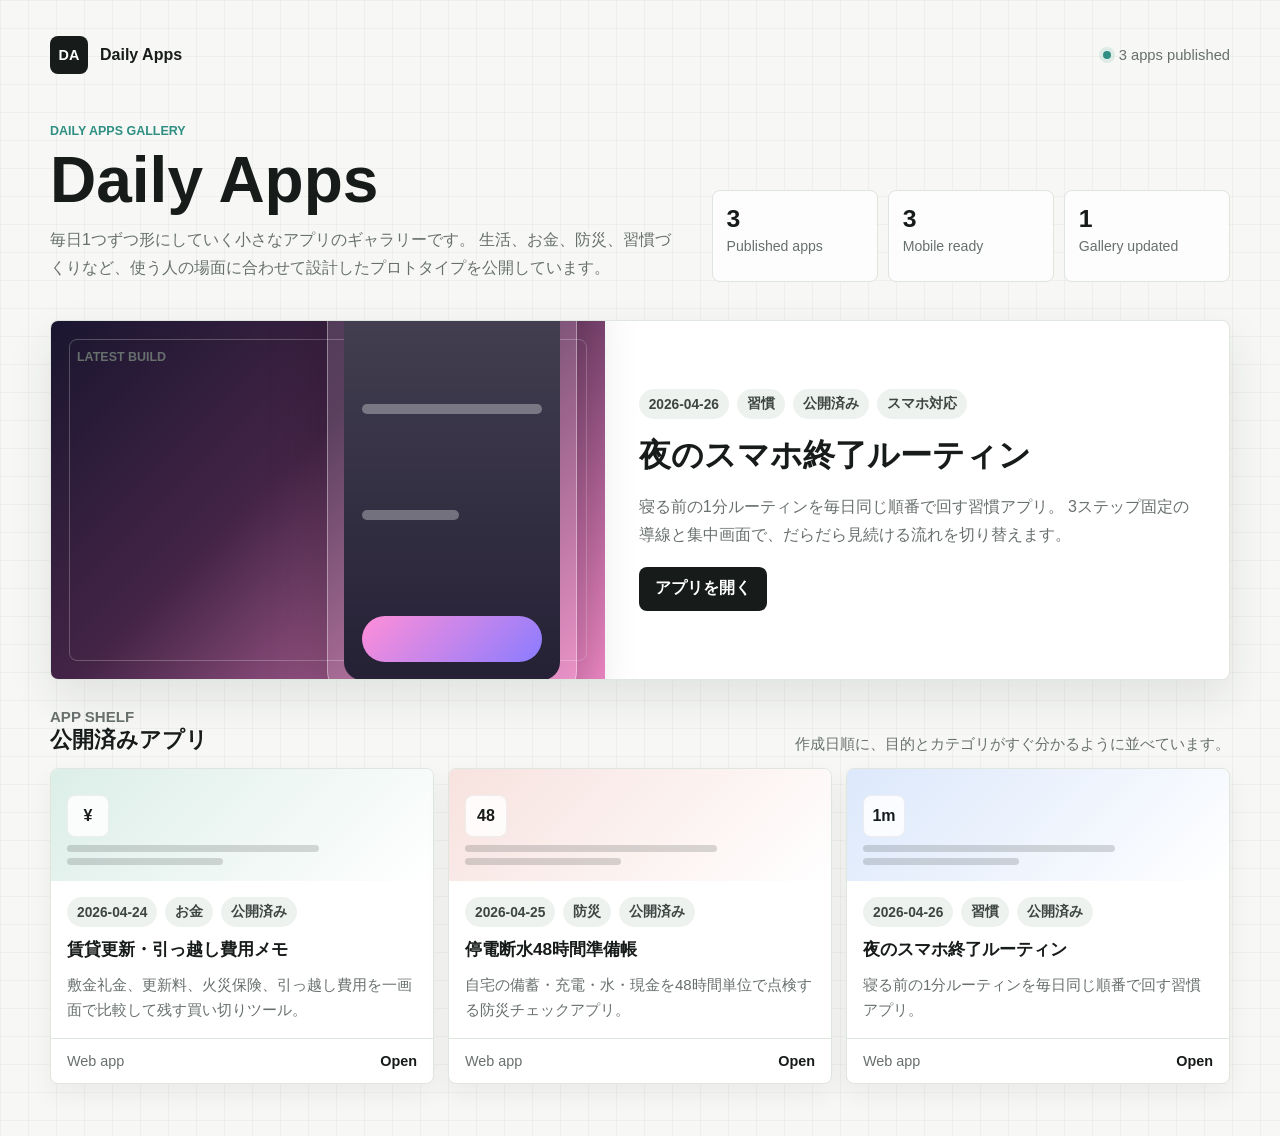
<file: index.html>
<!DOCTYPE html>
<html lang="ja">
<head>
  <meta charset="UTF-8">
  <meta name="viewport" content="width=device-width, initial-scale=1.0">
  <title>Daily Apps Gallery</title>
  <style>
    :root {
      --bg: #f7f8f5;
      --ink: #171b1a;
      --muted: #68706d;
      --line: #dfe5df;
      --panel: #ffffff;
      --mint: #2f8f83;
      --blue: #3478f6;
      --red: #d94d3f;
      --yellow: #f1b84b;
      --green-soft: #dceee8;
      --blue-soft: #dce8fb;
      --red-soft: #f7e2de;
      --yellow-soft: #f7edd2;
      --shadow: 0 18px 44px rgba(31, 40, 36, 0.1);
    }

    * {
      box-sizing: border-box;
    }

    body {
      margin: 0;
      min-height: 100vh;
      color: var(--ink);
      font-family: "Yu Gothic UI", "Hiragino Sans", sans-serif;
      background:
        linear-gradient(90deg, rgba(23, 27, 26, 0.035) 1px, transparent 1px),
        linear-gradient(180deg, rgba(23, 27, 26, 0.035) 1px, transparent 1px),
        var(--bg);
      background-size: 28px 28px;
    }

    a {
      color: inherit;
      text-decoration: none;
    }

    .shell {
      width: min(1180px, calc(100% - 32px));
      margin: 0 auto;
      padding: 28px 0 52px;
    }

    .topbar {
      display: flex;
      justify-content: space-between;
      gap: 16px;
      align-items: center;
      padding: 8px 0 28px;
    }

    .brand {
      display: flex;
      gap: 12px;
      align-items: center;
      font-weight: 800;
    }

    .brand-mark {
      display: grid;
      place-items: center;
      width: 38px;
      height: 38px;
      border-radius: 8px;
      background: var(--ink);
      color: white;
      font-size: 0.9rem;
    }

    .topbar-meta {
      display: flex;
      gap: 8px;
      align-items: center;
      color: var(--muted);
      font-size: 0.92rem;
    }

    .status-dot {
      width: 8px;
      height: 8px;
      border-radius: 50%;
      background: var(--mint);
      box-shadow: 0 0 0 4px rgba(47, 143, 131, 0.12);
    }

    .intro {
      display: grid;
      grid-template-columns: minmax(0, 1.1fr) minmax(280px, 0.9fr);
      gap: 28px;
      align-items: end;
      padding: 22px 0 30px;
    }

    .eyebrow {
      margin: 0 0 10px;
      color: var(--mint);
      font-size: 0.78rem;
      font-weight: 800;
      text-transform: uppercase;
    }

    h1 {
      margin: 0;
      max-width: 780px;
      font-size: 4rem;
      line-height: 1;
      font-family: "BIZ UDPGothic", "Yu Gothic UI", sans-serif;
    }

    .intro-copy {
      margin: 14px 0 0;
      max-width: 680px;
      color: var(--muted);
      line-height: 1.75;
    }

    .stats {
      display: grid;
      grid-template-columns: repeat(3, 1fr);
      gap: 10px;
    }

    .stat {
      min-height: 92px;
      padding: 14px;
      border: 1px solid var(--line);
      border-radius: 8px;
      background: rgba(255, 255, 255, 0.78);
    }

    .stat strong {
      display: block;
      margin-bottom: 4px;
      font-size: 1.55rem;
      font-family: "BIZ UDPGothic", "Yu Gothic UI", sans-serif;
    }

    .stat span {
      color: var(--muted);
      font-size: 0.88rem;
      line-height: 1.4;
    }

    .feature {
      display: grid;
      grid-template-columns: minmax(0, 0.94fr) minmax(0, 1.06fr);
      min-height: 360px;
      margin: 8px 0 22px;
      overflow: hidden;
      border: 1px solid var(--line);
      border-radius: 8px;
      background: var(--panel);
      box-shadow: var(--shadow);
    }

    .feature-art {
      position: relative;
      padding: 26px;
      background:
        linear-gradient(135deg, #1a1630 0%, #442447 42%, #f088c6 100%);
      color: white;
    }

    .feature-art::before {
      content: "";
      position: absolute;
      inset: 18px;
      border: 1px solid rgba(255, 255, 255, 0.24);
      border-radius: 8px;
    }

    .phone-frame {
      position: absolute;
      right: 28px;
      bottom: -18px;
      width: min(250px, 44vw);
      aspect-ratio: 9 / 16;
      padding: 16px;
      border: 1px solid rgba(255, 255, 255, 0.38);
      border-radius: 26px;
      background: rgba(255, 255, 255, 0.13);
      box-shadow: 0 28px 60px rgba(0, 0, 0, 0.24);
    }

    .phone-screen {
      height: 100%;
      border-radius: 18px;
      background:
        linear-gradient(180deg, rgba(255, 255, 255, 0.2), rgba(255, 255, 255, 0.06)),
        #181329;
      padding: 18px;
      display: grid;
      align-content: space-between;
    }

    .screen-line {
      height: 10px;
      border-radius: 999px;
      background: rgba(255, 255, 255, 0.32);
    }

    .screen-line.short {
      width: 54%;
    }

    .screen-button {
      height: 46px;
      border-radius: 999px;
      background: linear-gradient(135deg, #ff8ed8, #8b7cff);
    }

    .feature-copy {
      display: grid;
      align-content: center;
      gap: 18px;
      padding: 34px;
    }

    .meta-row {
      display: flex;
      flex-wrap: wrap;
      gap: 8px;
    }

    .pill {
      display: inline-flex;
      align-items: center;
      min-height: 30px;
      padding: 6px 10px;
      border-radius: 999px;
      background: #eef2ef;
      color: #3d4642;
      font-size: 0.86rem;
      font-weight: 700;
    }

    .feature h2 {
      margin: 0;
      font-size: 2rem;
      line-height: 1.18;
      font-family: "BIZ UDPGothic", "Yu Gothic UI", sans-serif;
    }

    .feature p {
      margin: 0;
      color: var(--muted);
      line-height: 1.75;
    }

    .open-link {
      display: inline-flex;
      align-items: center;
      justify-content: center;
      width: fit-content;
      min-height: 44px;
      padding: 0 16px;
      border-radius: 8px;
      background: var(--ink);
      color: white;
      font-weight: 800;
    }

    .section-head {
      display: flex;
      justify-content: space-between;
      gap: 18px;
      align-items: end;
      margin: 28px 0 14px;
    }

    .section-head h2 {
      margin: 0;
      font-size: 1.35rem;
    }

    .section-head p {
      margin: 0;
      color: var(--muted);
      font-size: 0.94rem;
    }

    .gallery {
      display: grid;
      grid-template-columns: repeat(3, minmax(0, 1fr));
      gap: 14px;
    }

    .app-card {
      display: grid;
      grid-template-rows: auto 1fr auto;
      min-height: 298px;
      overflow: hidden;
      border: 1px solid var(--line);
      border-radius: 8px;
      background: var(--panel);
      box-shadow: 0 10px 26px rgba(31, 40, 36, 0.06);
      transition: transform 0.18s ease, box-shadow 0.18s ease;
    }

    .app-card:hover {
      transform: translateY(-3px);
      box-shadow: 0 18px 38px rgba(31, 40, 36, 0.12);
    }

    .card-visual {
      min-height: 112px;
      padding: 16px;
      display: grid;
      align-content: end;
      gap: 8px;
    }

    .card-visual.money {
      background: linear-gradient(135deg, var(--green-soft), #fff);
    }

    .card-visual.safety {
      background: linear-gradient(135deg, var(--red-soft), #fff);
    }

    .card-visual.habit {
      background: linear-gradient(135deg, var(--blue-soft), #fff);
    }

    .visual-icon {
      display: grid;
      place-items: center;
      width: 42px;
      height: 42px;
      border-radius: 8px;
      background: rgba(255, 255, 255, 0.82);
      border: 1px solid rgba(0, 0, 0, 0.06);
      font-weight: 900;
    }

    .visual-lines {
      display: grid;
      gap: 6px;
      width: 72%;
    }

    .visual-lines span {
      height: 7px;
      border-radius: 999px;
      background: rgba(23, 27, 26, 0.16);
    }

    .visual-lines span:last-child {
      width: 62%;
    }

    .card-body {
      display: grid;
      gap: 10px;
      padding: 16px;
    }

    .card-title {
      margin: 0;
      font-size: 1.08rem;
      line-height: 1.42;
    }

    .card-summary {
      margin: 0;
      color: var(--muted);
      line-height: 1.68;
      font-size: 0.94rem;
    }

    .card-footer {
      display: flex;
      justify-content: space-between;
      gap: 12px;
      align-items: center;
      padding: 14px 16px;
      border-top: 1px solid var(--line);
      color: var(--muted);
      font-size: 0.9rem;
    }

    .open-chip {
      color: var(--ink);
      font-weight: 800;
    }

    @media (max-width: 900px) {
      .intro,
      .feature,
      .gallery {
        grid-template-columns: 1fr;
      }

      h1 {
        font-size: 3.1rem;
      }

      .feature {
        min-height: auto;
      }

      .feature-art {
        min-height: 320px;
      }
    }

    @media (max-width: 640px) {
      .shell {
        width: min(100% - 24px, 1180px);
        padding-top: 18px;
      }

      .topbar,
      .section-head {
        align-items: flex-start;
        flex-direction: column;
      }

      h1 {
        font-size: 2.45rem;
      }

      .stats {
        grid-template-columns: 1fr;
      }

      .feature-copy {
        padding: 22px;
      }

      .feature-art {
        min-height: 280px;
      }

      .phone-frame {
        right: 18px;
        width: 210px;
      }
    }
  </style>
</head>
<body>
  <main class="shell">
    <header class="topbar">
      <a class="brand" href="./">
        <span class="brand-mark">DA</span>
        <span>Daily Apps</span>
      </a>
      <div class="topbar-meta">
        <span class="status-dot"></span>
        <span>3 apps published</span>
      </div>
    </header>

    <section class="intro">
      <div>
        <p class="eyebrow">Daily Apps Gallery</p>
        <h1>Daily Apps</h1>
        <p class="intro-copy">
          毎日1つずつ形にしていく小さなアプリのギャラリーです。
          生活、お金、防災、習慣づくりなど、使う人の場面に合わせて設計したプロトタイプを公開しています。
        </p>
      </div>
      <div class="stats" aria-label="公開状況">
        <div class="stat">
          <strong>3</strong>
          <span>Published apps</span>
        </div>
        <div class="stat">
          <strong>3</strong>
          <span>Mobile ready</span>
        </div>
        <div class="stat">
          <strong>1</strong>
          <span>Gallery updated</span>
        </div>
      </div>
    </section>

    <section class="feature" aria-label="今日の注目アプリ">
      <div class="feature-art">
        <p class="eyebrow">Latest Build</p>
        <div class="phone-frame" aria-hidden="true">
          <div class="phone-screen">
            <div class="visual-lines">
              <span></span>
              <span></span>
            </div>
            <div class="screen-line"></div>
            <div class="screen-line short"></div>
            <div class="screen-button"></div>
          </div>
        </div>
      </div>
      <div class="feature-copy">
        <div class="meta-row">
          <span class="pill">2026-04-26</span>
          <span class="pill">習慣</span>
          <span class="pill">公開済み</span>
          <span class="pill">スマホ対応</span>
        </div>
        <h2>夜のスマホ終了ルーティン</h2>
        <p>
          寝る前の1分ルーティンを毎日同じ順番で回す習慣アプリ。
          3ステップ固定の導線と集中画面で、だらだら見続ける流れを切り替えます。
        </p>
        <a class="open-link" href="./apps/夜のスマホ終了ルーティン/">アプリを開く</a>
      </div>
    </section>

    <section aria-label="公開アプリ一覧">
      <div class="section-head">
        <div>
          <p class="eyebrow">App Shelf</p>
          <h2>公開済みアプリ</h2>
        </div>
        <p>作成日順に、目的とカテゴリがすぐ分かるように並べています。</p>
      </div>

      <div class="gallery">
        <a class="app-card" href="./apps/賃貸更新・引っ越し費用メモ/">
          <div class="card-visual money">
            <span class="visual-icon">¥</span>
            <div class="visual-lines">
              <span></span>
              <span></span>
            </div>
          </div>
          <div class="card-body">
            <div class="meta-row">
              <span class="pill">2026-04-24</span>
              <span class="pill">お金</span>
              <span class="pill">公開済み</span>
            </div>
            <h3 class="card-title">賃貸更新・引っ越し費用メモ</h3>
            <p class="card-summary">
              敷金礼金、更新料、火災保険、引っ越し費用を一画面で比較して残す買い切りツール。
            </p>
          </div>
          <div class="card-footer">
            <span>Web app</span>
            <span class="open-chip">Open</span>
          </div>
        </a>

        <a class="app-card" href="./apps/停電断水48時間準備帳/">
          <div class="card-visual safety">
            <span class="visual-icon">48</span>
            <div class="visual-lines">
              <span></span>
              <span></span>
            </div>
          </div>
          <div class="card-body">
            <div class="meta-row">
              <span class="pill">2026-04-25</span>
              <span class="pill">防災</span>
              <span class="pill">公開済み</span>
            </div>
            <h3 class="card-title">停電断水48時間準備帳</h3>
            <p class="card-summary">
              自宅の備蓄・充電・水・現金を48時間単位で点検する防災チェックアプリ。
            </p>
          </div>
          <div class="card-footer">
            <span>Web app</span>
            <span class="open-chip">Open</span>
          </div>
        </a>

        <a class="app-card" href="./apps/夜のスマホ終了ルーティン/">
          <div class="card-visual habit">
            <span class="visual-icon">1m</span>
            <div class="visual-lines">
              <span></span>
              <span></span>
            </div>
          </div>
          <div class="card-body">
            <div class="meta-row">
              <span class="pill">2026-04-26</span>
              <span class="pill">習慣</span>
              <span class="pill">公開済み</span>
            </div>
            <h3 class="card-title">夜のスマホ終了ルーティン</h3>
            <p class="card-summary">
              寝る前の1分ルーティンを毎日同じ順番で回す習慣アプリ。
            </p>
          </div>
          <div class="card-footer">
            <span>Web app</span>
            <span class="open-chip">Open</span>
          </div>
        </a>
      </div>
    </section>
  </main>
</body>
</html>
</file>
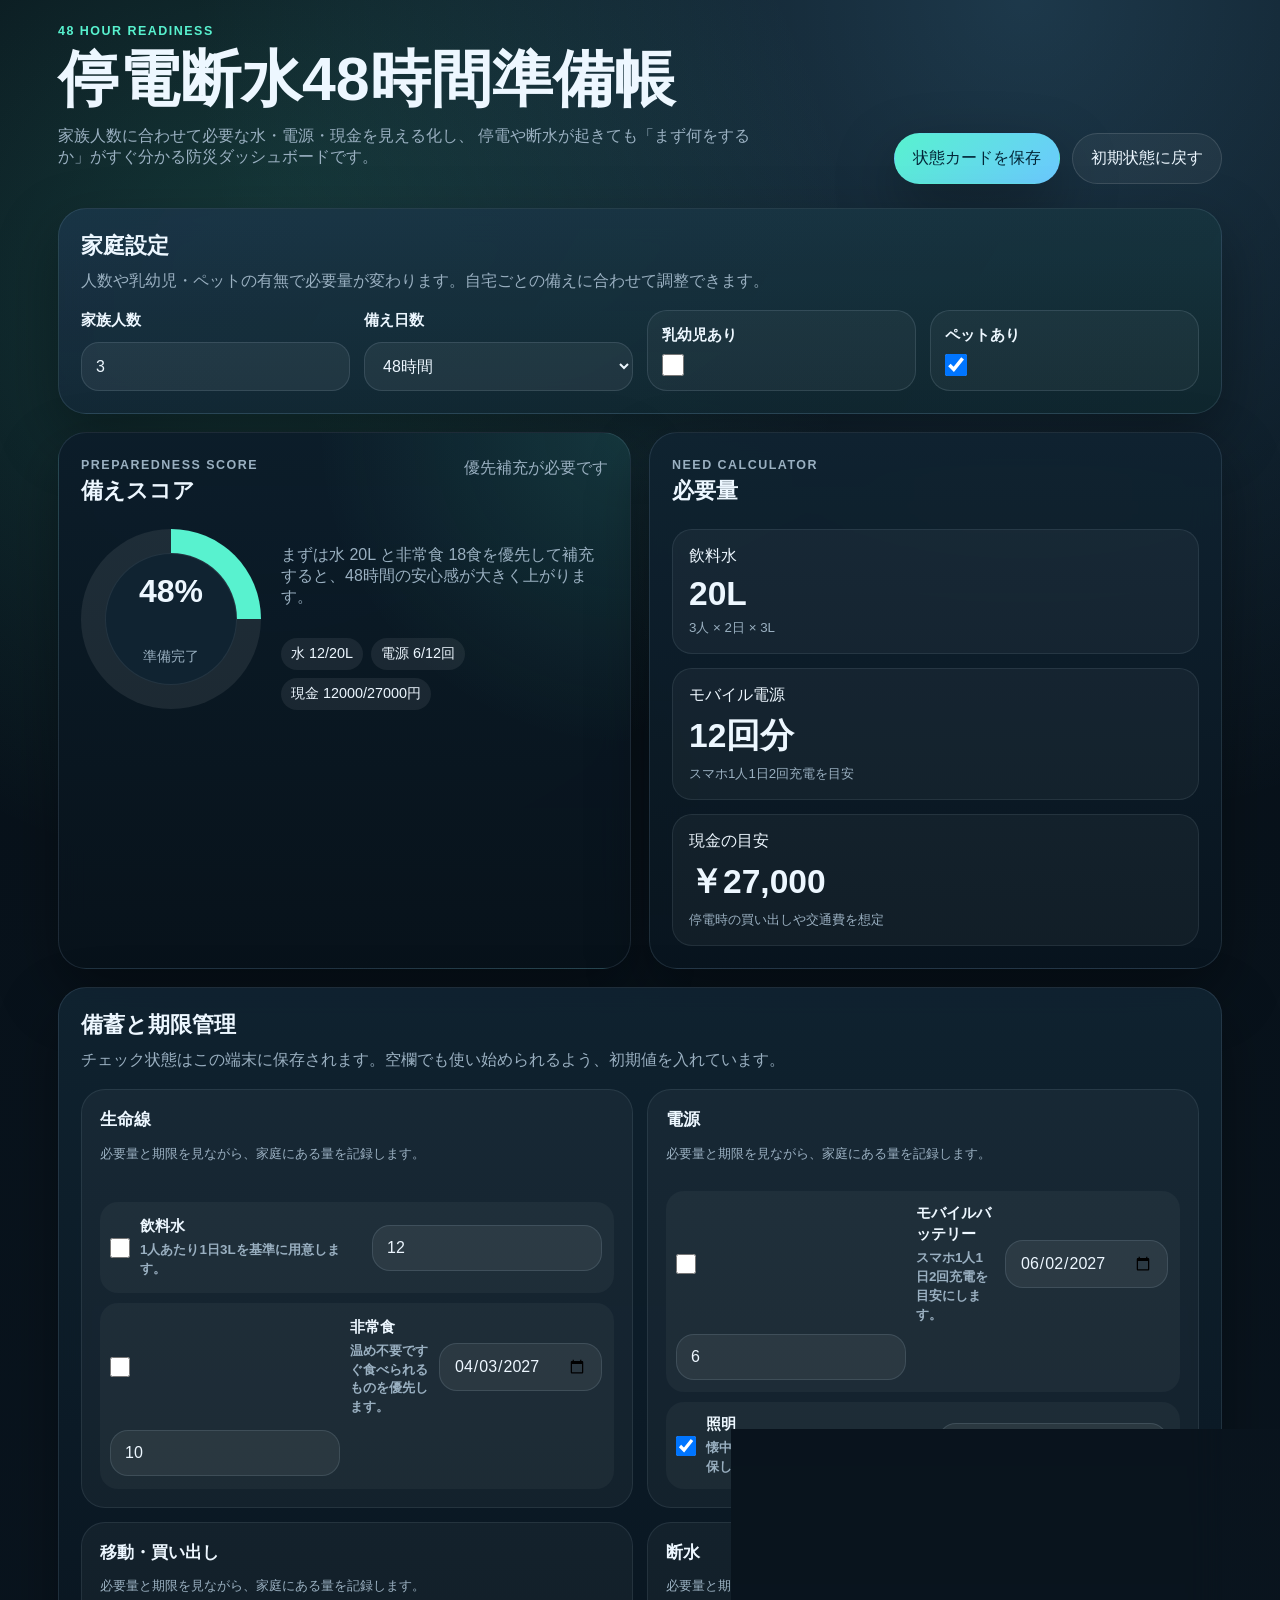
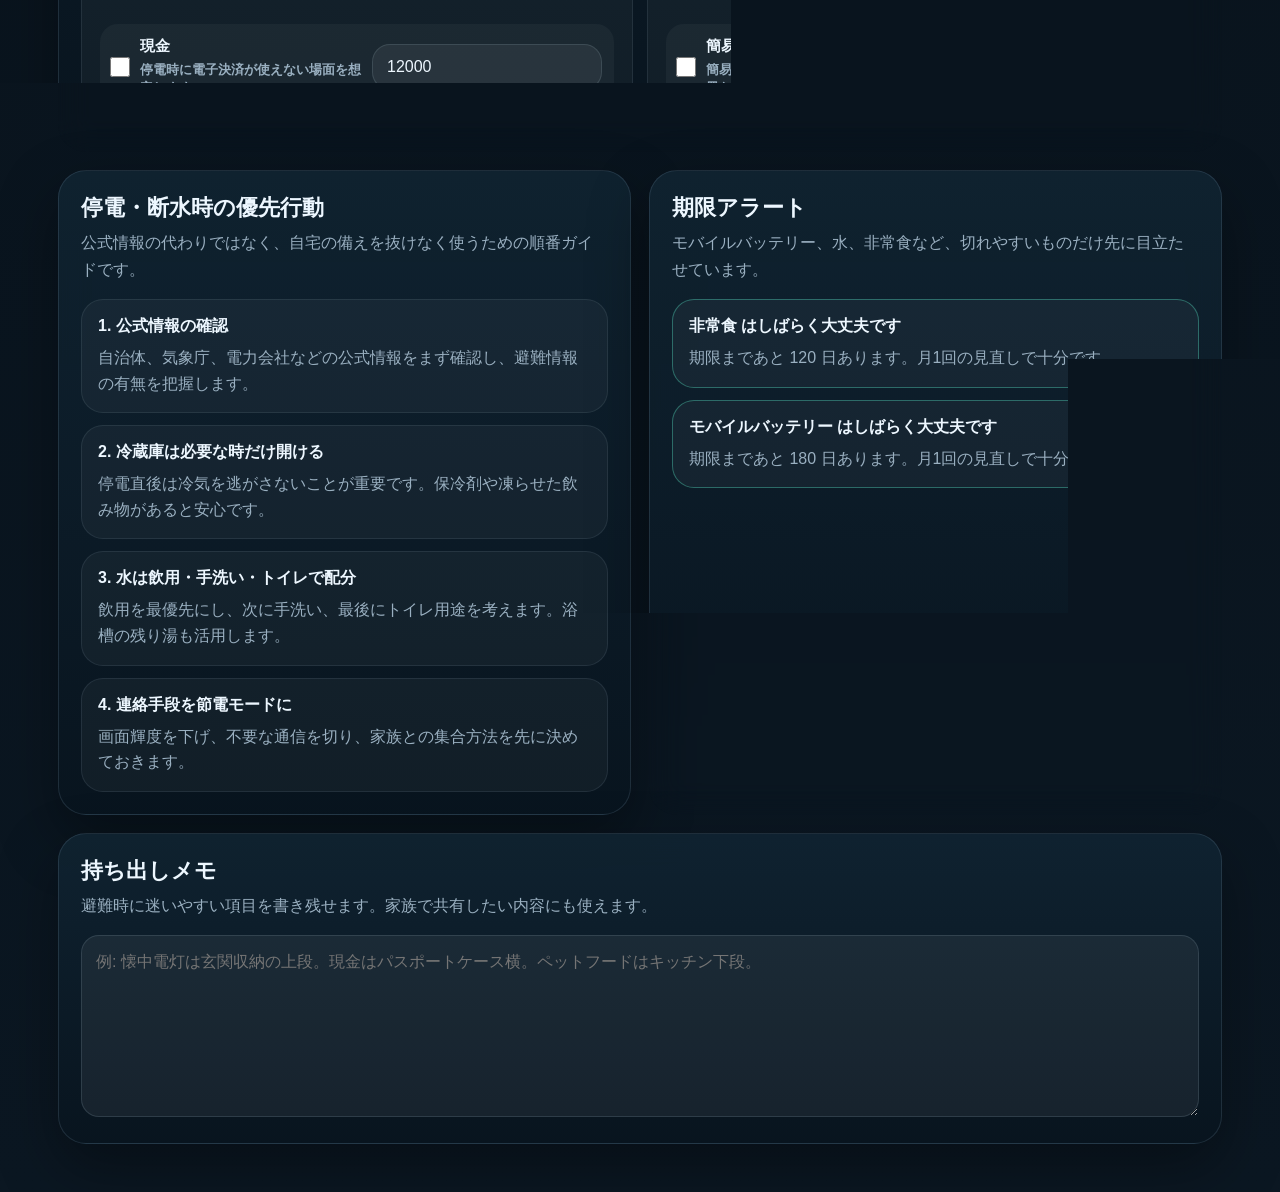
<file: apps/停電断水48時間準備帳/index.html>
<!DOCTYPE html>
<html lang="ja">
<head>
  <meta charset="UTF-8">
  <meta name="viewport" content="width=device-width, initial-scale=1.0">
  <title>停電断水48時間準備帳</title>
  <link rel="stylesheet" href="styles.css">
</head>
<body>
  <div class="app-shell">
    <header class="hero">
      <div class="hero-copy">
        <p class="eyebrow">48 Hour Readiness</p>
        <h1>停電断水48時間準備帳</h1>
        <p>
          家族人数に合わせて必要な水・電源・現金を見える化し、
          停電や断水が起きても「まず何をするか」がすぐ分かる防災ダッシュボードです。
        </p>
      </div>
      <div class="hero-actions">
        <button id="saveImageButton" class="accent-button" type="button">状態カードを保存</button>
        <button id="resetButton" class="ghost-button" type="button">初期状態に戻す</button>
      </div>
    </header>

    <main class="layout">
      <section class="panel control-panel">
        <div class="panel-heading">
          <h2>家庭設定</h2>
          <p>人数や乳幼児・ペットの有無で必要量が変わります。自宅ごとの備えに合わせて調整できます。</p>
        </div>
        <div class="controls-grid">
          <label>
            <span>家族人数</span>
            <input id="familySize" type="number" min="1" max="10" value="3">
          </label>
          <label>
            <span>備え日数</span>
            <select id="hoursTarget">
              <option value="24">24時間</option>
              <option value="48" selected>48時間</option>
              <option value="72">72時間</option>
            </select>
          </label>
          <label class="toggle-card">
            <span>乳幼児あり</span>
            <input id="hasInfant" type="checkbox">
          </label>
          <label class="toggle-card">
            <span>ペットあり</span>
            <input id="hasPet" type="checkbox" checked>
          </label>
        </div>
      </section>

      <section class="dashboard-grid">
        <article class="panel spotlight-card">
          <div class="panel-heading compact">
            <div>
              <p class="eyebrow">Preparedness Score</p>
              <h2>備えスコア</h2>
            </div>
            <p id="scoreLabel" class="score-label"></p>
          </div>
          <div class="score-wrap">
            <div class="score-ring">
              <div class="score-inner">
                <strong id="preparednessScore">0%</strong>
                <span>準備完了</span>
              </div>
            </div>
            <div class="score-details">
              <p id="scoreMessage" class="score-message"></p>
              <div class="status-pills">
                <span id="waterStatus" class="pill"></span>
                <span id="powerStatus" class="pill"></span>
                <span id="cashStatus" class="pill"></span>
              </div>
            </div>
          </div>
        </article>

        <article class="panel metrics-card">
          <div class="panel-heading compact">
            <div>
              <p class="eyebrow">Need Calculator</p>
              <h2>必要量</h2>
            </div>
          </div>
          <div class="metric-list">
            <div class="metric">
              <span>飲料水</span>
              <strong id="neededWater">0L</strong>
              <small id="waterHint"></small>
            </div>
            <div class="metric">
              <span>モバイル電源</span>
              <strong id="neededBattery">0回分</strong>
              <small>スマホ1人1日2回充電を目安</small>
            </div>
            <div class="metric">
              <span>現金の目安</span>
              <strong id="neededCash">¥0</strong>
              <small>停電時の買い出しや交通費を想定</small>
            </div>
          </div>
        </article>
      </section>

      <section class="panel">
        <div class="panel-heading">
          <h2>備蓄と期限管理</h2>
          <p>チェック状態はこの端末に保存されます。空欄でも使い始められるよう、初期値を入れています。</p>
        </div>
        <div id="supplyChecklist" class="checklist-grid"></div>
      </section>

      <section class="dual-grid">
        <article class="panel">
          <div class="panel-heading">
            <h2>停電・断水時の優先行動</h2>
            <p>公式情報の代わりではなく、自宅の備えを抜けなく使うための順番ガイドです。</p>
          </div>
          <div id="actionCards" class="action-cards"></div>
        </article>

        <article class="panel">
          <div class="panel-heading">
            <h2>期限アラート</h2>
            <p>モバイルバッテリー、水、非常食など、切れやすいものだけ先に目立たせています。</p>
          </div>
          <div id="alerts" class="alerts"></div>
        </article>
      </section>

      <section class="panel">
        <div class="panel-heading">
          <h2>持ち出しメモ</h2>
          <p>避難時に迷いやすい項目を書き残せます。家族で共有したい内容にも使えます。</p>
        </div>
        <textarea id="notes" rows="6" placeholder="例: 懐中電灯は玄関収納の上段。現金はパスポートケース横。ペットフードはキッチン下段。"></textarea>
      </section>
    </main>
  </div>

  <canvas id="exportCanvas" width="1400" height="900" hidden></canvas>
  <script src="app.js"></script>
</body>
</html>
</file>
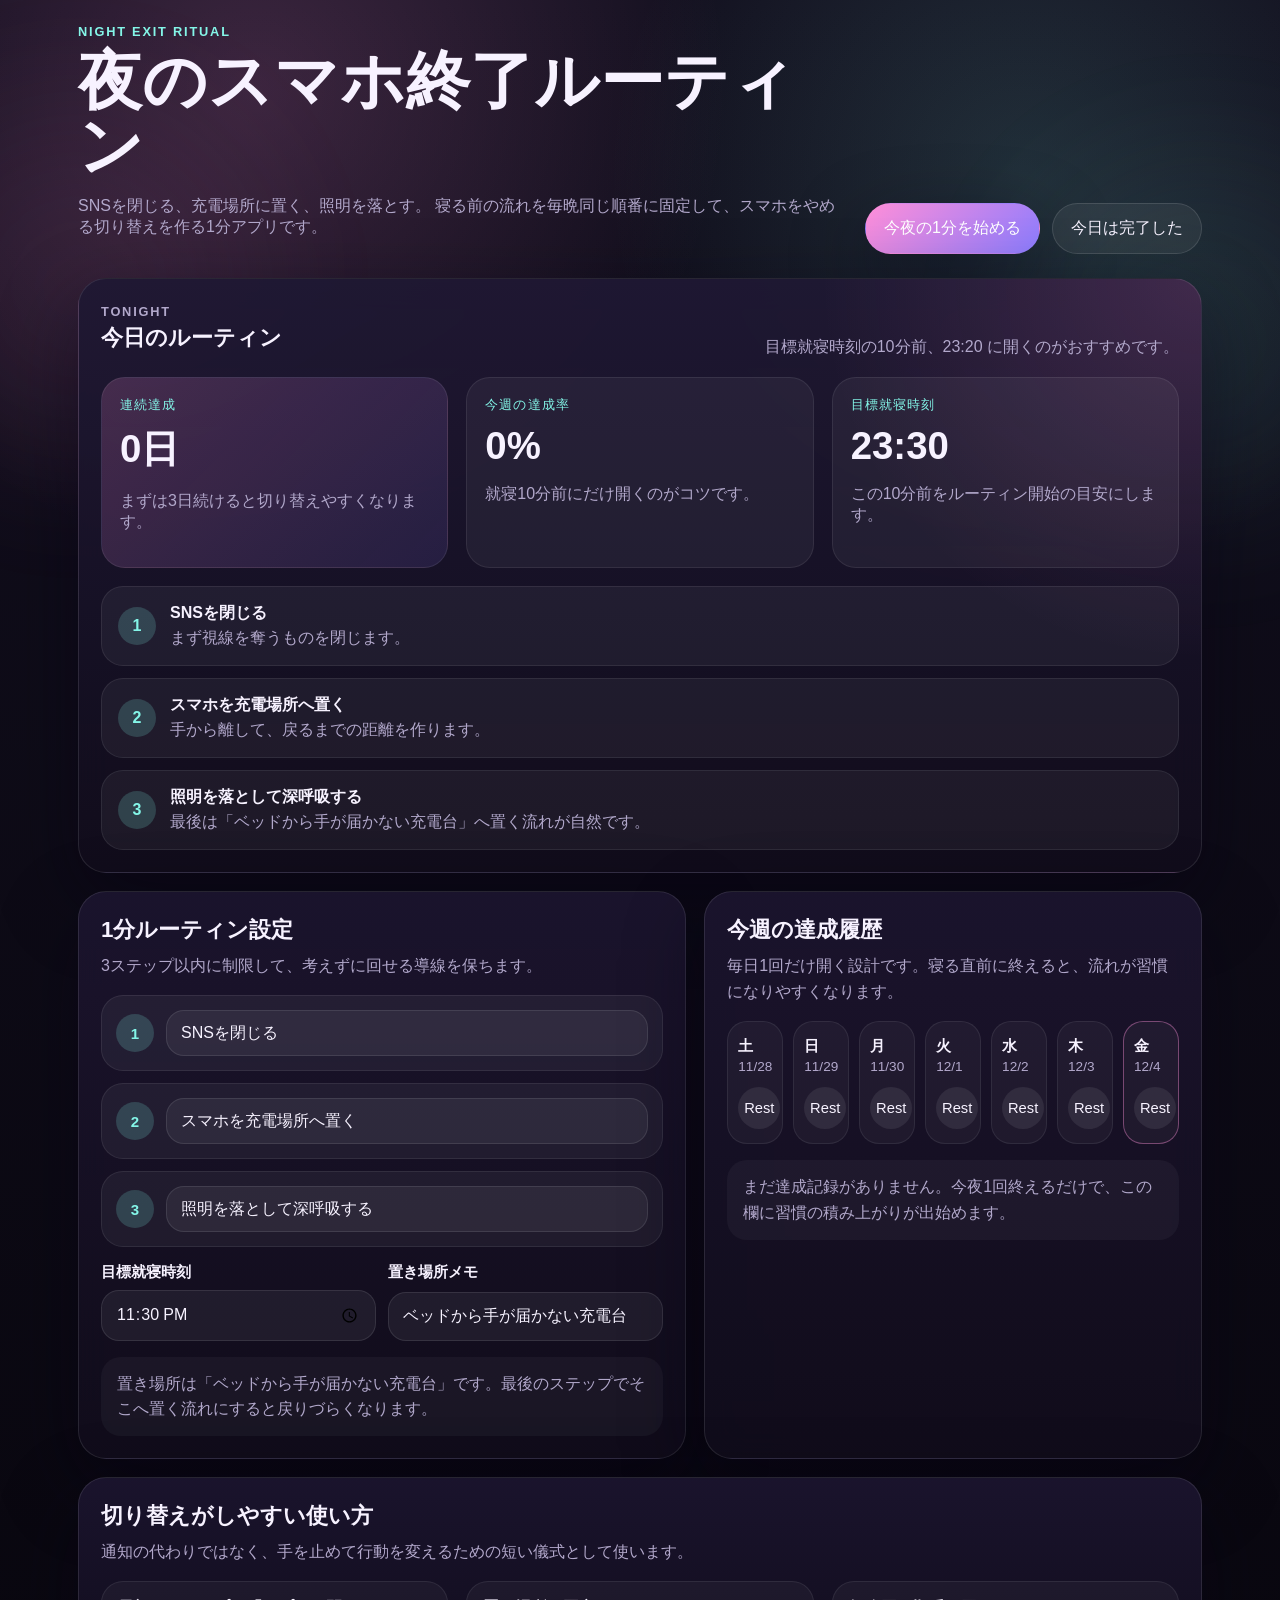
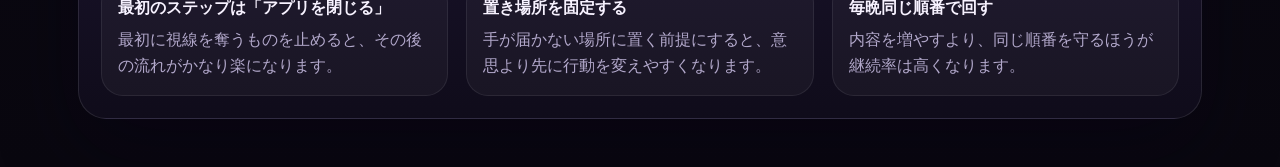
<file: apps/夜のスマホ終了ルーティン/index.html>
<!DOCTYPE html>
<html lang="ja">
<head>
  <meta charset="UTF-8">
  <meta name="viewport" content="width=device-width, initial-scale=1.0">
  <title>夜のスマホ終了ルーティン</title>
  <link rel="stylesheet" href="styles.css">
</head>
<body>
  <div class="ambient ambient-left"></div>
  <div class="ambient ambient-right"></div>

  <div class="app-shell">
    <header class="hero">
      <div class="hero-copy">
        <p class="eyebrow">Night Exit Ritual</p>
        <h1>夜のスマホ終了ルーティン</h1>
        <p>
          SNSを閉じる、充電場所に置く、照明を落とす。
          寝る前の流れを毎晩同じ順番に固定して、スマホをやめる切り替えを作る1分アプリです。
        </p>
      </div>
      <div class="hero-actions">
        <button id="startFocusButton" class="primary-button" type="button">今夜の1分を始める</button>
        <button id="markDoneButton" class="secondary-button" type="button">今日は完了した</button>
      </div>
    </header>

    <main class="layout">
      <section class="panel today-panel">
        <div class="panel-heading compact">
          <div>
            <p class="eyebrow">Tonight</p>
            <h2>今日のルーティン</h2>
          </div>
          <p id="todayStatus" class="status-copy"></p>
        </div>

        <div class="today-grid">
          <article class="summary-card spotlight">
            <span class="card-label">連続達成</span>
            <strong id="streakCount">0日</strong>
            <p id="streakMessage" class="subtle-copy"></p>
          </article>
          <article class="summary-card">
            <span class="card-label">今週の達成率</span>
            <strong id="weeklyRate">0%</strong>
            <p id="weeklyMessage" class="subtle-copy"></p>
          </article>
          <article class="summary-card">
            <span class="card-label">目標就寝時刻</span>
            <strong id="bedtimeDisplay">23:30</strong>
            <p class="subtle-copy">この10分前をルーティン開始の目安にします。</p>
          </article>
        </div>

        <div id="stepPreview" class="step-preview"></div>
      </section>

      <section class="split-grid">
        <article class="panel">
          <div class="panel-heading">
            <h2>1分ルーティン設定</h2>
            <p>3ステップ以内に制限して、考えずに回せる導線を保ちます。</p>
          </div>

          <div id="routineInputs" class="routine-inputs"></div>

          <div class="settings-grid">
            <label>
              <span>目標就寝時刻</span>
              <input id="bedtimeInput" type="time" value="23:30">
            </label>
            <label>
              <span>置き場所メモ</span>
              <input id="dropSpotInput" type="text" maxlength="40" placeholder="例: 玄関横の充電台">
            </label>
          </div>

          <div id="settingsHint" class="hint-box"></div>
        </article>

        <article class="panel">
          <div class="panel-heading">
            <h2>今週の達成履歴</h2>
            <p>毎日1回だけ開く設計です。寝る直前に終えると、流れが習慣になりやすくなります。</p>
          </div>
          <div id="weekTracker" class="week-tracker"></div>
          <div id="emptyState" class="empty-state"></div>
        </article>
      </section>

      <section class="panel guidance-panel">
        <div class="panel-heading">
          <h2>切り替えがしやすい使い方</h2>
          <p>通知の代わりではなく、手を止めて行動を変えるための短い儀式として使います。</p>
        </div>
        <div class="guidance-grid">
          <article class="guide-card">
            <strong>最初のステップは「アプリを閉じる」</strong>
            <p>最初に視線を奪うものを止めると、その後の流れがかなり楽になります。</p>
          </article>
          <article class="guide-card">
            <strong>置き場所を固定する</strong>
            <p>手が届かない場所に置く前提にすると、意思より先に行動を変えやすくなります。</p>
          </article>
          <article class="guide-card">
            <strong>毎晩同じ順番で回す</strong>
            <p>内容を増やすより、同じ順番を守るほうが継続率は高くなります。</p>
          </article>
        </div>
      </section>
    </main>
  </div>

  <section id="focusOverlay" class="focus-overlay hidden" aria-hidden="true">
    <div class="focus-shell">
      <p class="eyebrow">Focus Screen</p>
      <h2 id="focusTitle">今夜の1分</h2>
      <p id="focusStepName" class="focus-step-name"></p>
      <div class="focus-ring">
        <div class="focus-ring-inner">
          <strong id="focusCountdown">60</strong>
          <span>seconds</span>
        </div>
      </div>
      <div id="focusStepDots" class="focus-step-dots"></div>
      <p id="focusHint" class="focus-hint"></p>
      <div class="focus-actions">
        <button id="nextStepButton" class="primary-button" type="button">次のステップへ</button>
        <button id="closeOverlayButton" class="secondary-button" type="button">やめる</button>
      </div>
    </div>
  </section>

  <script src="app.js"></script>
</body>
</html>
</file>
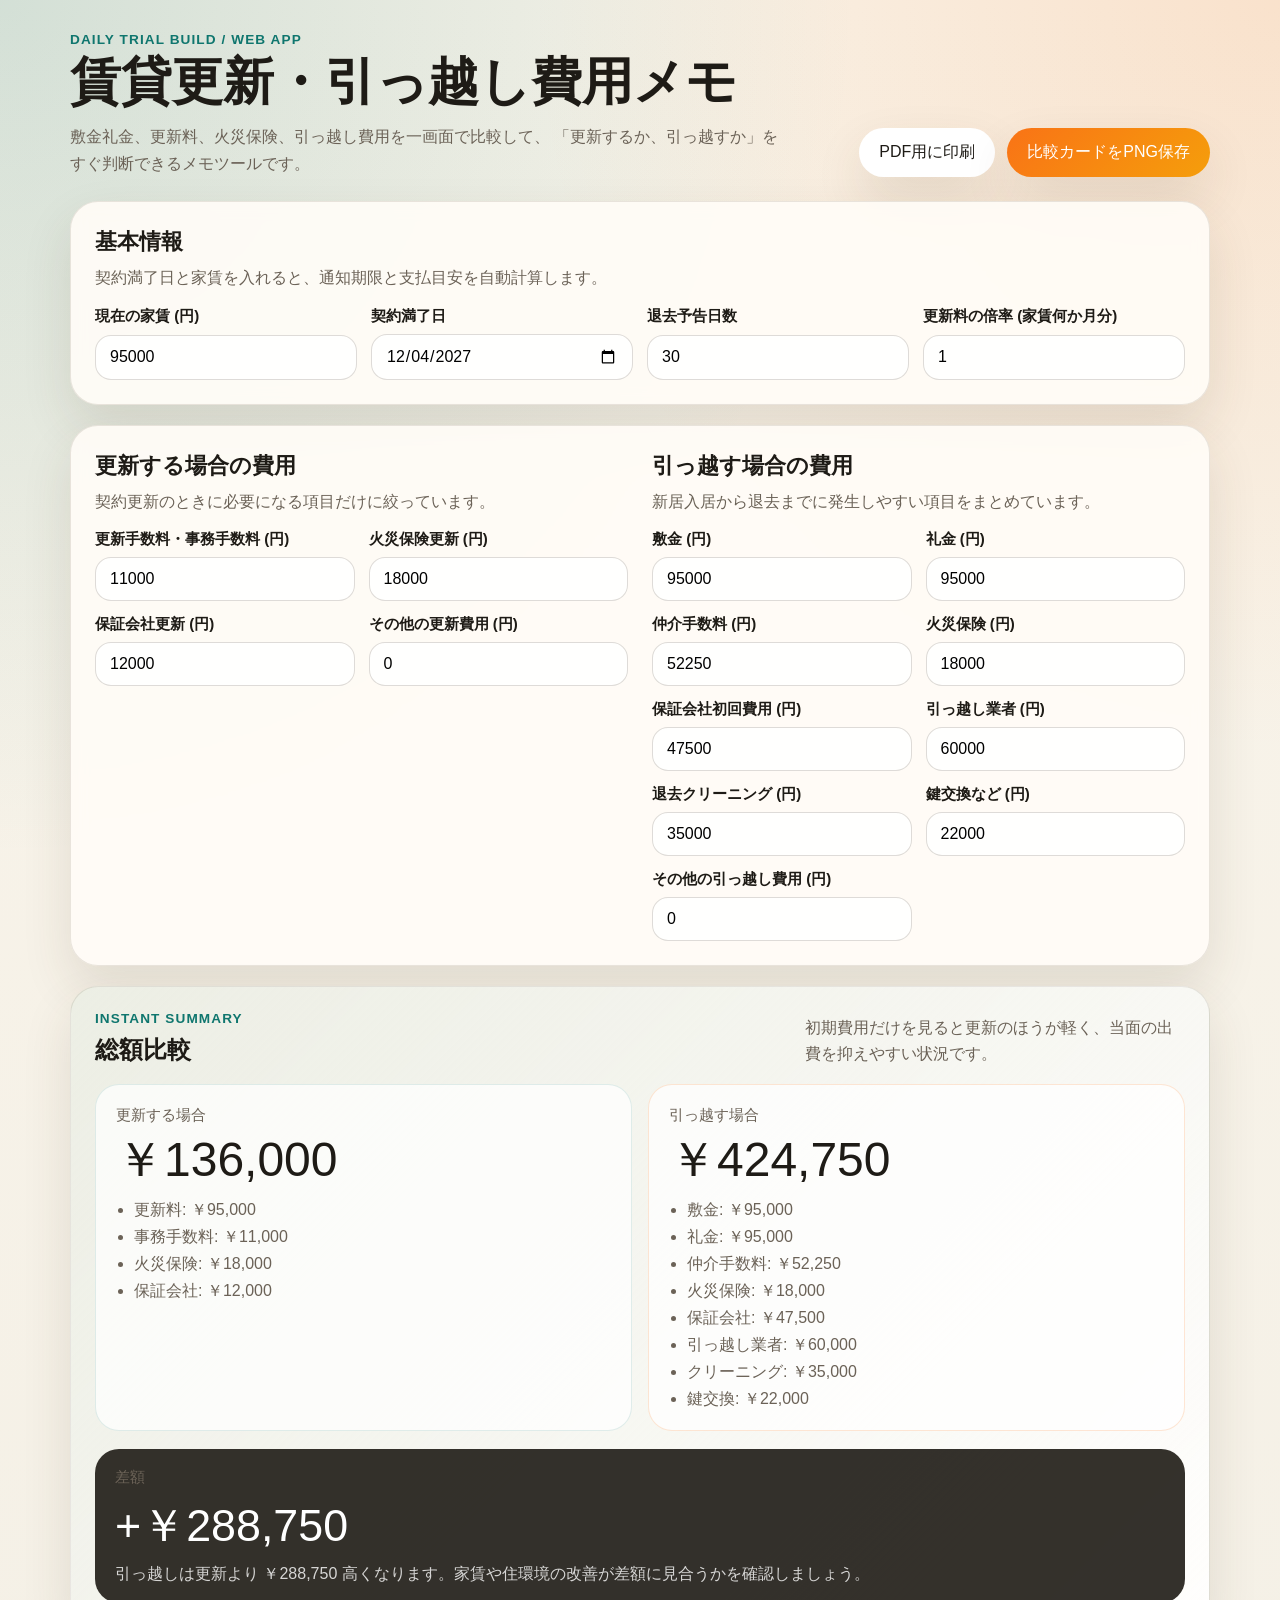
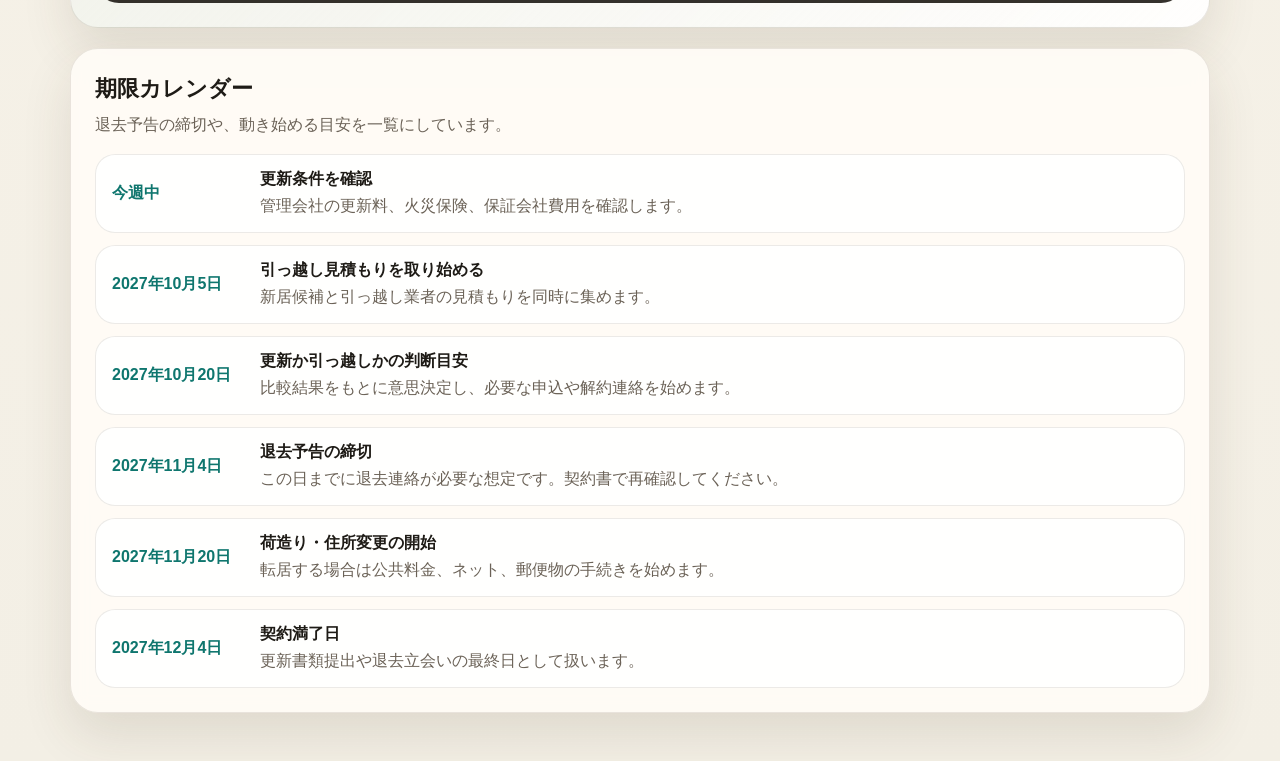
<file: apps/賃貸更新・引っ越し費用メモ/index.html>
<!DOCTYPE html>
<html lang="ja">
<head>
  <meta charset="UTF-8">
  <meta name="viewport" content="width=device-width, initial-scale=1.0">
  <title>賃貸更新・引っ越し費用メモ</title>
  <link rel="stylesheet" href="styles.css">
</head>
<body>
  <div class="page-shell">
    <header class="hero">
      <div>
        <p class="eyebrow">Daily Trial Build / Web App</p>
        <h1>賃貸更新・引っ越し費用メモ</h1>
        <p class="hero-copy">
          敷金礼金、更新料、火災保険、引っ越し費用を一画面で比較して、
          「更新するか、引っ越すか」をすぐ判断できるメモツールです。
        </p>
      </div>
      <div class="hero-actions">
        <button id="printReportButton" class="secondary-button" type="button">PDF用に印刷</button>
        <button id="downloadPngButton" class="primary-button" type="button">比較カードをPNG保存</button>
      </div>
    </header>

    <main class="layout">
      <section class="panel">
        <div class="panel-heading">
          <h2>基本情報</h2>
          <p>契約満了日と家賃を入れると、通知期限と支払目安を自動計算します。</p>
        </div>
        <div class="grid two-up">
          <label>
            <span>現在の家賃 (円)</span>
            <input id="monthlyRent" name="monthlyRent" type="number" min="0" step="1000" value="95000">
          </label>
          <label>
            <span>契約満了日</span>
            <input id="contractEndDate" name="contractEndDate" type="date">
          </label>
          <label>
            <span>退去予告日数</span>
            <input id="noticePeriodDays" name="noticePeriodDays" type="number" min="0" step="1" value="30">
          </label>
          <label>
            <span>更新料の倍率 (家賃何か月分)</span>
            <input id="renewalMultiplier" name="renewalMultiplier" type="number" min="0" step="0.1" value="1">
          </label>
        </div>
      </section>

      <section class="panel panel-split">
        <div>
          <div class="panel-heading">
            <h2>更新する場合の費用</h2>
            <p>契約更新のときに必要になる項目だけに絞っています。</p>
          </div>
          <div class="grid">
            <label>
              <span>更新手数料・事務手数料 (円)</span>
              <input id="renewalAdminFee" name="renewalAdminFee" type="number" min="0" step="1000" value="11000">
            </label>
            <label>
              <span>火災保険更新 (円)</span>
              <input id="renewalInsurance" name="renewalInsurance" type="number" min="0" step="1000" value="18000">
            </label>
            <label>
              <span>保証会社更新 (円)</span>
              <input id="renewalGuarantor" name="renewalGuarantor" type="number" min="0" step="1000" value="12000">
            </label>
            <label>
              <span>その他の更新費用 (円)</span>
              <input id="renewalOther" name="renewalOther" type="number" min="0" step="1000" value="0">
            </label>
          </div>
        </div>

        <div>
          <div class="panel-heading">
            <h2>引っ越す場合の費用</h2>
            <p>新居入居から退去までに発生しやすい項目をまとめています。</p>
          </div>
          <div class="grid">
            <label>
              <span>敷金 (円)</span>
              <input id="movingDeposit" name="movingDeposit" type="number" min="0" step="1000" value="95000">
            </label>
            <label>
              <span>礼金 (円)</span>
              <input id="movingKeyMoney" name="movingKeyMoney" type="number" min="0" step="1000" value="95000">
            </label>
            <label>
              <span>仲介手数料 (円)</span>
              <input id="movingBrokerFee" name="movingBrokerFee" type="number" min="0" step="1000" value="52250">
            </label>
            <label>
              <span>火災保険 (円)</span>
              <input id="movingInsurance" name="movingInsurance" type="number" min="0" step="1000" value="18000">
            </label>
            <label>
              <span>保証会社初回費用 (円)</span>
              <input id="movingGuarantor" name="movingGuarantor" type="number" min="0" step="1000" value="47500">
            </label>
            <label>
              <span>引っ越し業者 (円)</span>
              <input id="movingTruck" name="movingTruck" type="number" min="0" step="1000" value="60000">
            </label>
            <label>
              <span>退去クリーニング (円)</span>
              <input id="movingCleaning" name="movingCleaning" type="number" min="0" step="1000" value="35000">
            </label>
            <label>
              <span>鍵交換など (円)</span>
              <input id="movingLockChange" name="movingLockChange" type="number" min="0" step="1000" value="22000">
            </label>
            <label>
              <span>その他の引っ越し費用 (円)</span>
              <input id="movingOther" name="movingOther" type="number" min="0" step="1000" value="0">
            </label>
          </div>
        </div>
      </section>

      <section class="panel emphasis-panel">
        <div class="summary-header">
          <div>
            <p class="eyebrow">Instant Summary</p>
            <h2>総額比較</h2>
          </div>
          <p id="decisionMessage" class="decision-message"></p>
        </div>

        <div class="summary-cards">
          <article class="summary-card">
            <p class="card-label">更新する場合</p>
            <p id="renewalTotal" class="card-value">¥0</p>
            <ul id="renewalBreakdown" class="breakdown-list"></ul>
          </article>
          <article class="summary-card contrast">
            <p class="card-label">引っ越す場合</p>
            <p id="movingTotal" class="card-value">¥0</p>
            <ul id="movingBreakdown" class="breakdown-list"></ul>
          </article>
        </div>

        <div class="difference-box">
          <p class="difference-label">差額</p>
          <p id="differenceValue" class="difference-value">¥0</p>
          <p id="differenceMessage" class="difference-message"></p>
        </div>
      </section>

      <section class="panel">
        <div class="panel-heading">
          <h2>期限カレンダー</h2>
          <p>退去予告の締切や、動き始める目安を一覧にしています。</p>
        </div>
        <div id="timeline" class="timeline"></div>
      </section>
    </main>
  </div>

  <canvas id="exportCanvas" width="1400" height="900" hidden></canvas>
  <script src="app.js"></script>
</body>
</html>
</file>
<file: apps/停電断水48時間準備帳/styles.css>
:root {
  --bg: #09121b;
  --bg-soft: #102331;
  --surface: rgba(12, 25, 36, 0.86);
  --surface-strong: rgba(18, 37, 52, 0.96);
  --text: #edf7ff;
  --muted: #9ab0c1;
  --teal: #58f2cf;
  --cyan: #6bc8ff;
  --amber: #ffcc66;
  --rose: #ff7a90;
  --line: rgba(146, 174, 196, 0.16);
  --shadow: 0 24px 60px rgba(0, 0, 0, 0.34);
}

* {
  box-sizing: border-box;
}

body {
  margin: 0;
  min-height: 100vh;
  color: var(--text);
  font-family: "Yu Gothic UI", "Hiragino Sans", sans-serif;
  background:
    radial-gradient(circle at 20% 10%, rgba(88, 242, 207, 0.18), transparent 22%),
    radial-gradient(circle at 80% 0%, rgba(107, 200, 255, 0.22), transparent 28%),
    linear-gradient(180deg, #071018 0%, #0b1722 100%);
}

button,
input,
select,
textarea {
  font: inherit;
}

.app-shell {
  max-width: 1200px;
  margin: 0 auto;
  padding: 24px 18px 48px;
}

.hero {
  display: flex;
  justify-content: space-between;
  gap: 24px;
  align-items: flex-end;
  margin-bottom: 24px;
}

.hero-copy {
  max-width: 720px;
}

.eyebrow {
  margin: 0 0 10px;
  text-transform: uppercase;
  letter-spacing: 0.12em;
  color: var(--teal);
  font-size: 0.78rem;
  font-weight: 700;
}

h1,
h2,
.metric strong,
.score-inner strong {
  font-family: "BIZ UDPGothic", "Yu Gothic UI", sans-serif;
}

h1 {
  margin: 0;
  font-size: clamp(2rem, 5vw, 3.8rem);
  line-height: 1.02;
}

.hero-copy p:last-child,
.panel-heading p,
.score-message,
.metric small,
.checklist-meta,
.alert-copy,
.action-card p {
  color: var(--muted);
}

.hero-actions {
  display: flex;
  gap: 12px;
  flex-wrap: wrap;
}

.accent-button,
.ghost-button {
  border-radius: 999px;
  border: 1px solid transparent;
  padding: 14px 18px;
  cursor: pointer;
  transition: transform 0.18s ease, opacity 0.18s ease;
}

.accent-button:hover,
.ghost-button:hover {
  transform: translateY(-1px);
}

.accent-button {
  background: linear-gradient(135deg, var(--teal), var(--cyan));
  color: #032638;
  box-shadow: var(--shadow);
}

.ghost-button {
  background: rgba(255, 255, 255, 0.05);
  border-color: rgba(255, 255, 255, 0.12);
  color: var(--text);
}

.layout,
.dashboard-grid,
.dual-grid {
  display: grid;
  gap: 18px;
}

.dashboard-grid,
.dual-grid {
  grid-template-columns: repeat(2, minmax(0, 1fr));
}

.panel {
  background: linear-gradient(180deg, rgba(16, 35, 49, 0.94), rgba(9, 21, 31, 0.92));
  border: 1px solid var(--line);
  box-shadow: var(--shadow);
  border-radius: 28px;
  padding: 22px;
  backdrop-filter: blur(16px);
}

.control-panel {
  background:
    linear-gradient(120deg, rgba(107, 200, 255, 0.1), rgba(88, 242, 207, 0.08)),
    linear-gradient(180deg, rgba(16, 35, 49, 0.94), rgba(9, 21, 31, 0.92));
}

.panel-heading {
  margin-bottom: 16px;
}

.panel-heading.compact {
  display: flex;
  justify-content: space-between;
  gap: 16px;
  align-items: start;
}

.panel-heading h2 {
  margin: 0 0 8px;
  font-size: 1.35rem;
}

.panel-heading p {
  margin: 0;
  line-height: 1.65;
}

.controls-grid {
  display: grid;
  grid-template-columns: repeat(4, minmax(0, 1fr));
  gap: 14px;
}

label {
  display: grid;
  gap: 8px;
}

label span {
  font-weight: 700;
  font-size: 0.95rem;
}

input,
select,
textarea {
  width: 100%;
  border-radius: 18px;
  border: 1px solid rgba(154, 176, 193, 0.18);
  background: rgba(255, 255, 255, 0.06);
  color: var(--text);
  padding: 13px 14px;
}

textarea {
  resize: vertical;
  min-height: 128px;
  line-height: 1.6;
}

input:focus,
select:focus,
textarea:focus {
  outline: 2px solid rgba(88, 242, 207, 0.22);
  border-color: var(--teal);
}

.toggle-card {
  align-content: space-between;
  padding: 14px;
  border-radius: 20px;
  border: 1px solid rgba(154, 176, 193, 0.18);
  background: rgba(255, 255, 255, 0.04);
}

.toggle-card input {
  width: 22px;
  height: 22px;
  margin: 0;
}

.spotlight-card {
  background:
    radial-gradient(circle at top right, rgba(88, 242, 207, 0.12), transparent 40%),
    linear-gradient(180deg, rgba(12, 29, 42, 0.96), rgba(8, 18, 27, 0.94));
}

.score-label {
  margin: 0;
  color: var(--teal);
}

.score-wrap {
  display: flex;
  gap: 20px;
  align-items: center;
}

.score-ring {
  --score-angle: 90deg;
  width: 180px;
  height: 180px;
  border-radius: 50%;
  background: conic-gradient(var(--teal) 0deg var(--score-angle), rgba(255, 255, 255, 0.08) var(--score-angle) 360deg);
  display: grid;
  place-items: center;
  flex-shrink: 0;
}

.score-inner {
  width: 132px;
  height: 132px;
  border-radius: 50%;
  background: var(--bg-soft);
  border: 1px solid rgba(255, 255, 255, 0.08);
  display: grid;
  place-items: center;
  text-align: center;
}

.score-inner strong {
  font-size: 2rem;
}

.score-inner span {
  color: var(--muted);
  font-size: 0.88rem;
}

.score-details {
  display: grid;
  gap: 14px;
}

.status-pills {
  display: flex;
  gap: 8px;
  flex-wrap: wrap;
}

.pill {
  display: inline-flex;
  align-items: center;
  min-height: 32px;
  padding: 6px 10px;
  border-radius: 999px;
  background: rgba(255, 255, 255, 0.07);
  color: var(--text);
  font-size: 0.9rem;
}

.metric-list {
  display: grid;
  gap: 14px;
}

.metric {
  padding: 16px;
  border-radius: 20px;
  background: rgba(255, 255, 255, 0.04);
  border: 1px solid rgba(154, 176, 193, 0.12);
}

.metric span,
.metric small {
  display: block;
}

.metric strong {
  display: block;
  margin: 8px 0 6px;
  font-size: clamp(1.4rem, 4vw, 2.1rem);
}

.checklist-grid {
  display: grid;
  grid-template-columns: repeat(2, minmax(0, 1fr));
  gap: 14px;
}

.checklist-card {
  border-radius: 24px;
  padding: 18px;
  background: rgba(255, 255, 255, 0.04);
  border: 1px solid rgba(154, 176, 193, 0.12);
  display: grid;
  gap: 14px;
}

.checklist-title {
  display: flex;
  justify-content: space-between;
  gap: 12px;
  align-items: start;
}

.checklist-title h3 {
  margin: 0;
  font-size: 1.06rem;
}

.checklist-items {
  display: grid;
  gap: 10px;
}

.check-row {
  display: grid;
  grid-template-columns: auto 1fr auto;
  gap: 10px;
  align-items: center;
  padding: 12px 12px 12px 10px;
  border-radius: 18px;
  background: rgba(255, 255, 255, 0.04);
}

.check-row input[type="checkbox"] {
  width: 20px;
  height: 20px;
  margin: 0;
}

.check-row input[type="date"] {
  min-width: 148px;
}

.check-main {
  display: grid;
  gap: 4px;
}

.check-main strong {
  font-size: 0.96rem;
}

.checklist-meta {
  font-size: 0.84rem;
  line-height: 1.4;
}

.action-cards,
.alerts {
  display: grid;
  gap: 12px;
}

.action-card,
.alert-card {
  padding: 16px;
  border-radius: 22px;
  background: rgba(255, 255, 255, 0.04);
  border: 1px solid rgba(154, 176, 193, 0.12);
}

.action-card strong,
.alert-card strong {
  display: block;
  margin-bottom: 8px;
}

.action-card p,
.alert-copy {
  margin: 0;
  line-height: 1.6;
}

.alert-card.warn {
  border-color: rgba(255, 122, 144, 0.42);
  background: rgba(255, 122, 144, 0.08);
}

.alert-card.soon {
  border-color: rgba(255, 204, 102, 0.4);
  background: rgba(255, 204, 102, 0.08);
}

.alert-card.ok {
  border-color: rgba(88, 242, 207, 0.34);
}

@media (max-width: 920px) {
  .hero,
  .controls-grid,
  .dashboard-grid,
  .dual-grid,
  .checklist-grid {
    grid-template-columns: 1fr;
    display: grid;
  }

  .hero {
    align-items: start;
  }

  .score-wrap {
    flex-direction: column;
    align-items: start;
  }
}

@media (max-width: 640px) {
  .app-shell {
    padding: 18px 14px 32px;
  }

  .panel {
    padding: 18px;
    border-radius: 24px;
  }

  .hero-actions {
    width: 100%;
  }

  .accent-button,
  .ghost-button {
    flex: 1 1 180px;
    justify-content: center;
  }

  .check-row {
    grid-template-columns: auto 1fr;
  }

  .check-row input[type="date"] {
    grid-column: 1 / -1;
  }
}
</file>
<file: apps/夜のスマホ終了ルーティン/styles.css>
:root {
  --bg: #120f1e;
  --bg-soft: #201a35;
  --surface: rgba(24, 18, 40, 0.82);
  --surface-strong: rgba(31, 24, 51, 0.94);
  --text: #f7f2ff;
  --muted: #b2a8cb;
  --pink: #ff8ed8;
  --violet: #8b7cff;
  --aqua: #84f6e8;
  --amber: #ffd27a;
  --line: rgba(255, 255, 255, 0.1);
  --shadow: 0 28px 80px rgba(7, 3, 20, 0.45);
}

* {
  box-sizing: border-box;
}

body {
  margin: 0;
  min-height: 100vh;
  font-family: "Yu Gothic UI", "Hiragino Sans", sans-serif;
  color: var(--text);
  background:
    radial-gradient(circle at 20% 5%, rgba(255, 142, 216, 0.18), transparent 24%),
    radial-gradient(circle at 80% 10%, rgba(132, 246, 232, 0.14), transparent 22%),
    linear-gradient(180deg, #120f1e 0%, #09070f 100%);
}

button,
input {
  font: inherit;
}

.ambient {
  position: fixed;
  inset: auto;
  width: 28vw;
  height: 28vw;
  border-radius: 50%;
  filter: blur(80px);
  opacity: 0.4;
  pointer-events: none;
}

.ambient-left {
  top: 12%;
  left: -8%;
  background: rgba(255, 142, 216, 0.2);
}

.ambient-right {
  top: 18%;
  right: -8%;
  background: rgba(132, 246, 232, 0.18);
}

.app-shell {
  position: relative;
  max-width: 1160px;
  margin: 0 auto;
  padding: 24px 18px 48px;
}

.hero {
  display: flex;
  justify-content: space-between;
  gap: 24px;
  align-items: flex-end;
  margin-bottom: 24px;
}

.hero-copy {
  max-width: 760px;
}

.eyebrow {
  margin: 0 0 10px;
  color: var(--aqua);
  font-size: 0.8rem;
  font-weight: 700;
  letter-spacing: 0.14em;
  text-transform: uppercase;
}

h1,
h2,
.summary-card strong,
.focus-ring-inner strong {
  font-family: "BIZ UDPGothic", "Yu Gothic UI", sans-serif;
}

h1 {
  margin: 0 0 12px;
  font-size: clamp(2.3rem, 5vw, 4.2rem);
  line-height: 1.02;
}

.hero-copy p:last-child,
.panel-heading p,
.subtle-copy,
.status-copy,
.guide-card p,
.hint-box,
.empty-state {
  color: var(--muted);
}

.hero-actions {
  display: flex;
  gap: 12px;
  flex-wrap: wrap;
}

.primary-button,
.secondary-button {
  border-radius: 999px;
  border: 1px solid transparent;
  padding: 14px 18px;
  cursor: pointer;
  transition: transform 0.18s ease, box-shadow 0.18s ease;
}

.primary-button:hover,
.secondary-button:hover {
  transform: translateY(-1px);
}

.primary-button {
  background: linear-gradient(135deg, var(--pink), var(--violet));
  color: white;
  box-shadow: var(--shadow);
}

.secondary-button {
  background: rgba(255, 255, 255, 0.06);
  color: var(--text);
  border-color: rgba(255, 255, 255, 0.12);
}

.layout,
.split-grid,
.today-grid,
.guidance-grid {
  display: grid;
  gap: 18px;
}

.split-grid {
  grid-template-columns: 1.1fr 0.9fr;
}

.today-grid,
.guidance-grid {
  grid-template-columns: repeat(3, minmax(0, 1fr));
}

.panel {
  background: linear-gradient(180deg, rgba(28, 21, 47, 0.92), rgba(17, 13, 28, 0.9));
  border: 1px solid var(--line);
  border-radius: 28px;
  padding: 22px;
  box-shadow: var(--shadow);
  backdrop-filter: blur(16px);
}

.today-panel {
  background:
    radial-gradient(circle at top right, rgba(255, 142, 216, 0.15), transparent 30%),
    linear-gradient(180deg, rgba(31, 24, 51, 0.96), rgba(17, 13, 28, 0.92));
}

.panel-heading {
  margin-bottom: 16px;
}

.panel-heading.compact {
  display: flex;
  justify-content: space-between;
  gap: 16px;
  align-items: end;
}

.panel-heading h2 {
  margin: 0 0 8px;
  font-size: 1.4rem;
}

.panel-heading p,
.status-copy {
  margin: 0;
  line-height: 1.65;
}

.summary-card {
  padding: 18px;
  border-radius: 24px;
  background: rgba(255, 255, 255, 0.05);
  border: 1px solid rgba(255, 255, 255, 0.08);
}

.summary-card.spotlight {
  background: linear-gradient(135deg, rgba(255, 142, 216, 0.18), rgba(139, 124, 255, 0.12));
}

.card-label {
  display: block;
  margin-bottom: 10px;
  color: var(--aqua);
  font-size: 0.84rem;
  letter-spacing: 0.08em;
  text-transform: uppercase;
}

.summary-card strong {
  display: block;
  margin-bottom: 8px;
  font-size: clamp(1.6rem, 4vw, 2.4rem);
}

.step-preview {
  display: grid;
  gap: 12px;
  margin-top: 18px;
}

.step-card {
  display: flex;
  align-items: center;
  gap: 14px;
  padding: 16px;
  border-radius: 22px;
  background: rgba(255, 255, 255, 0.05);
  border: 1px solid rgba(255, 255, 255, 0.08);
}

.step-number {
  display: grid;
  place-items: center;
  width: 38px;
  height: 38px;
  border-radius: 50%;
  background: rgba(132, 246, 232, 0.18);
  color: var(--aqua);
  font-weight: 700;
  flex-shrink: 0;
}

.step-meta {
  display: grid;
  gap: 4px;
}

.step-meta strong {
  font-size: 1rem;
}

.routine-inputs {
  display: grid;
  gap: 12px;
  margin-bottom: 16px;
}

.routine-row,
.settings-grid {
  display: grid;
  gap: 12px;
}

.routine-row {
  grid-template-columns: auto 1fr;
  align-items: center;
  padding: 14px;
  border-radius: 22px;
  background: rgba(255, 255, 255, 0.05);
  border: 1px solid rgba(255, 255, 255, 0.08);
}

.settings-grid {
  grid-template-columns: repeat(2, minmax(0, 1fr));
}

label {
  display: grid;
  gap: 8px;
}

label span {
  font-weight: 700;
  font-size: 0.94rem;
}

input {
  width: 100%;
  border-radius: 18px;
  border: 1px solid rgba(255, 255, 255, 0.1);
  background: rgba(255, 255, 255, 0.06);
  color: var(--text);
  padding: 13px 14px;
}

input:focus {
  outline: 2px solid rgba(132, 246, 232, 0.22);
  border-color: var(--aqua);
}

.hint-box,
.empty-state {
  margin-top: 16px;
  padding: 14px 16px;
  border-radius: 20px;
  background: rgba(255, 255, 255, 0.04);
  line-height: 1.6;
}

.week-tracker {
  display: grid;
  grid-template-columns: repeat(7, minmax(0, 1fr));
  gap: 10px;
}

.day-tile {
  min-height: 112px;
  padding: 14px 10px;
  border-radius: 20px;
  background: rgba(255, 255, 255, 0.04);
  border: 1px solid rgba(255, 255, 255, 0.08);
  display: grid;
  align-content: space-between;
  gap: 12px;
}

.day-tile.done {
  background: linear-gradient(180deg, rgba(132, 246, 232, 0.16), rgba(139, 124, 255, 0.12));
}

.day-tile.today {
  border-color: rgba(255, 142, 216, 0.4);
}

.day-tile strong {
  font-size: 0.96rem;
}

.day-tile span {
  color: var(--muted);
  font-size: 0.85rem;
}

.stamp {
  align-self: end;
  display: inline-flex;
  align-items: center;
  justify-content: center;
  min-width: 42px;
  min-height: 42px;
  border-radius: 50%;
  background: rgba(255, 255, 255, 0.08);
  font-size: 0.92rem;
}

.day-tile.done .stamp {
  background: rgba(255, 210, 122, 0.18);
  color: var(--amber);
}

.guidance-grid {
  margin-top: 10px;
}

.guide-card {
  padding: 16px;
  border-radius: 22px;
  background: rgba(255, 255, 255, 0.04);
  border: 1px solid rgba(255, 255, 255, 0.08);
}

.guide-card strong {
  display: block;
  margin-bottom: 8px;
}

.guide-card p {
  margin: 0;
  line-height: 1.6;
}

.focus-overlay {
  position: fixed;
  inset: 0;
  background: rgba(5, 4, 10, 0.78);
  backdrop-filter: blur(18px);
  display: grid;
  place-items: center;
  z-index: 20;
  padding: 20px;
}

.focus-overlay.hidden {
  display: none;
}

.focus-shell {
  width: min(520px, 100%);
  padding: 26px;
  border-radius: 30px;
  background: linear-gradient(180deg, rgba(30, 23, 48, 0.98), rgba(13, 10, 22, 0.98));
  border: 1px solid rgba(255, 255, 255, 0.1);
  box-shadow: var(--shadow);
  text-align: center;
}

.focus-shell h2 {
  margin: 0 0 10px;
  font-size: 2rem;
}

.focus-step-name {
  margin: 0 0 18px;
  color: var(--aqua);
  font-size: 1.05rem;
}

.focus-ring {
  --progress-angle: 360deg;
  width: 220px;
  height: 220px;
  margin: 0 auto 18px;
  border-radius: 50%;
  background: conic-gradient(var(--pink) 0deg var(--progress-angle), rgba(255, 255, 255, 0.08) var(--progress-angle) 360deg);
  display: grid;
  place-items: center;
}

.focus-ring-inner {
  width: 160px;
  height: 160px;
  border-radius: 50%;
  background: var(--bg-soft);
  display: grid;
  place-items: center;
}

.focus-ring-inner strong {
  font-size: 3rem;
}

.focus-ring-inner span,
.focus-hint {
  color: var(--muted);
}

.focus-step-dots {
  display: flex;
  justify-content: center;
  gap: 8px;
  margin-bottom: 16px;
}

.focus-step-dot {
  width: 12px;
  height: 12px;
  border-radius: 50%;
  background: rgba(255, 255, 255, 0.14);
}

.focus-step-dot.active {
  background: var(--aqua);
}

.focus-actions {
  display: flex;
  justify-content: center;
  gap: 12px;
  margin-top: 18px;
  flex-wrap: wrap;
}

@media (max-width: 940px) {
  .hero,
  .split-grid,
  .today-grid,
  .guidance-grid,
  .settings-grid,
  .week-tracker {
    grid-template-columns: 1fr;
    display: grid;
  }

  .hero {
    align-items: start;
  }

  .panel-heading.compact {
    align-items: start;
  }
}

@media (max-width: 640px) {
  .app-shell {
    padding: 18px 14px 32px;
  }

  .panel,
  .focus-shell {
    padding: 18px;
    border-radius: 24px;
  }

  .hero-actions {
    width: 100%;
  }

  .primary-button,
  .secondary-button {
    flex: 1 1 180px;
  }

  .focus-ring {
    width: 188px;
    height: 188px;
  }

  .focus-ring-inner {
    width: 138px;
    height: 138px;
  }
}
</file>
<file: apps/賃貸更新・引っ越し費用メモ/styles.css>
:root {
  --bg: #f3efe5;
  --panel: rgba(255, 252, 247, 0.92);
  --panel-strong: #fff8ee;
  --text: #1e1b16;
  --muted: #6b6257;
  --accent: #0f766e;
  --accent-soft: #d8f0eb;
  --accent-strong: #f97316;
  --shadow: 0 22px 50px rgba(75, 56, 33, 0.12);
  --border: rgba(73, 58, 39, 0.12);
}

* {
  box-sizing: border-box;
}

body {
  margin: 0;
  min-height: 100vh;
  font-family: "Yu Gothic UI", "Hiragino Sans", sans-serif;
  color: var(--text);
  background:
    radial-gradient(circle at top left, rgba(15, 118, 110, 0.16), transparent 32%),
    radial-gradient(circle at top right, rgba(249, 115, 22, 0.14), transparent 28%),
    linear-gradient(180deg, #f9f4ea 0%, var(--bg) 100%);
}

button,
input {
  font: inherit;
}

.page-shell {
  max-width: 1180px;
  margin: 0 auto;
  padding: 32px 20px 48px;
}

.hero {
  display: flex;
  justify-content: space-between;
  gap: 24px;
  align-items: flex-end;
  margin-bottom: 24px;
}

.eyebrow {
  margin: 0 0 8px;
  color: var(--accent);
  font-size: 0.85rem;
  font-weight: 700;
  letter-spacing: 0.08em;
  text-transform: uppercase;
}

h1,
h2,
.card-value,
.difference-value {
  font-family: "BIZ UDPGothic", "Yu Gothic UI", sans-serif;
}

h1 {
  margin: 0;
  font-size: clamp(2rem, 4vw, 3.4rem);
  line-height: 1.05;
}

.hero-copy,
.panel-heading p,
.difference-message,
.decision-message {
  color: var(--muted);
}

.hero-copy {
  max-width: 720px;
  margin: 14px 0 0;
  line-height: 1.7;
}

.hero-actions {
  display: flex;
  flex-wrap: wrap;
  gap: 12px;
}

.primary-button,
.secondary-button {
  border: 0;
  border-radius: 999px;
  padding: 14px 20px;
  cursor: pointer;
  box-shadow: var(--shadow);
}

.primary-button {
  background: linear-gradient(135deg, var(--accent-strong), #f59e0b);
  color: white;
}

.secondary-button {
  background: white;
  color: var(--text);
}

.layout {
  display: grid;
  gap: 20px;
}

.panel {
  background: var(--panel);
  border: 1px solid var(--border);
  border-radius: 28px;
  padding: 24px;
  box-shadow: var(--shadow);
  backdrop-filter: blur(8px);
}

.panel-split {
  display: grid;
  grid-template-columns: repeat(2, minmax(0, 1fr));
  gap: 24px;
}

.panel-heading {
  margin-bottom: 16px;
}

.panel-heading h2 {
  margin: 0 0 8px;
  font-size: 1.4rem;
}

.panel-heading p {
  margin: 0;
  line-height: 1.6;
}

.grid {
  display: grid;
  grid-template-columns: repeat(2, minmax(0, 1fr));
  gap: 14px;
}

.grid.two-up {
  grid-template-columns: repeat(4, minmax(0, 1fr));
}

label {
  display: grid;
  gap: 8px;
}

label span {
  font-size: 0.94rem;
  font-weight: 700;
}

input {
  width: 100%;
  border: 1px solid rgba(73, 58, 39, 0.18);
  border-radius: 16px;
  padding: 12px 14px;
  background: rgba(255, 255, 255, 0.92);
}

input:focus {
  outline: 2px solid rgba(15, 118, 110, 0.25);
  border-color: var(--accent);
}

.emphasis-panel {
  background:
    linear-gradient(135deg, rgba(15, 118, 110, 0.08), rgba(255, 255, 255, 0.88)),
    var(--panel-strong);
}

.summary-header {
  display: flex;
  justify-content: space-between;
  gap: 16px;
  align-items: end;
  margin-bottom: 18px;
}

.summary-header h2 {
  margin: 0;
}

.decision-message {
  margin: 0;
  max-width: 380px;
  line-height: 1.6;
}

.summary-cards {
  display: grid;
  grid-template-columns: repeat(2, minmax(0, 1fr));
  gap: 16px;
}

.summary-card {
  background: rgba(255, 255, 255, 0.72);
  border: 1px solid rgba(15, 118, 110, 0.12);
  border-radius: 24px;
  padding: 20px;
}

.summary-card.contrast {
  border-color: rgba(249, 115, 22, 0.18);
}

.card-label,
.difference-label {
  margin: 0;
  color: var(--muted);
  font-size: 0.95rem;
}

.card-value {
  margin: 10px 0 16px;
  font-size: clamp(2rem, 5vw, 3rem);
  line-height: 1;
}

.breakdown-list {
  margin: 0;
  padding-left: 18px;
  color: var(--muted);
  display: grid;
  gap: 6px;
}

.difference-box {
  margin-top: 18px;
  border-radius: 24px;
  padding: 18px 20px;
  background: rgba(30, 27, 22, 0.9);
  color: white;
}

.difference-value {
  margin: 8px 0;
  font-size: clamp(1.8rem, 4vw, 2.8rem);
}

.difference-message {
  margin: 0;
  color: rgba(255, 255, 255, 0.8);
}

.timeline {
  display: grid;
  gap: 12px;
}

.timeline-item {
  display: flex;
  gap: 16px;
  align-items: center;
  border-radius: 20px;
  padding: 14px 16px;
  background: rgba(255, 255, 255, 0.8);
  border: 1px solid rgba(73, 58, 39, 0.1);
}

.timeline-date {
  min-width: 132px;
  font-weight: 700;
  color: var(--accent);
}

.timeline-copy strong {
  display: block;
  margin-bottom: 4px;
}

.timeline-copy p {
  margin: 0;
  color: var(--muted);
  line-height: 1.5;
}

@media (max-width: 900px) {
  .hero,
  .summary-header,
  .panel-split,
  .summary-cards,
  .grid,
  .grid.two-up {
    grid-template-columns: 1fr;
    display: grid;
  }

  .hero {
    align-items: start;
  }

  .hero-actions {
    justify-content: start;
  }
}

@media print {
  body {
    background: white;
  }

  .page-shell {
    max-width: none;
    padding: 0;
  }

  .hero-actions {
    display: none;
  }

  .panel {
    box-shadow: none;
    border-radius: 0;
    break-inside: avoid;
  }
}
</file>
